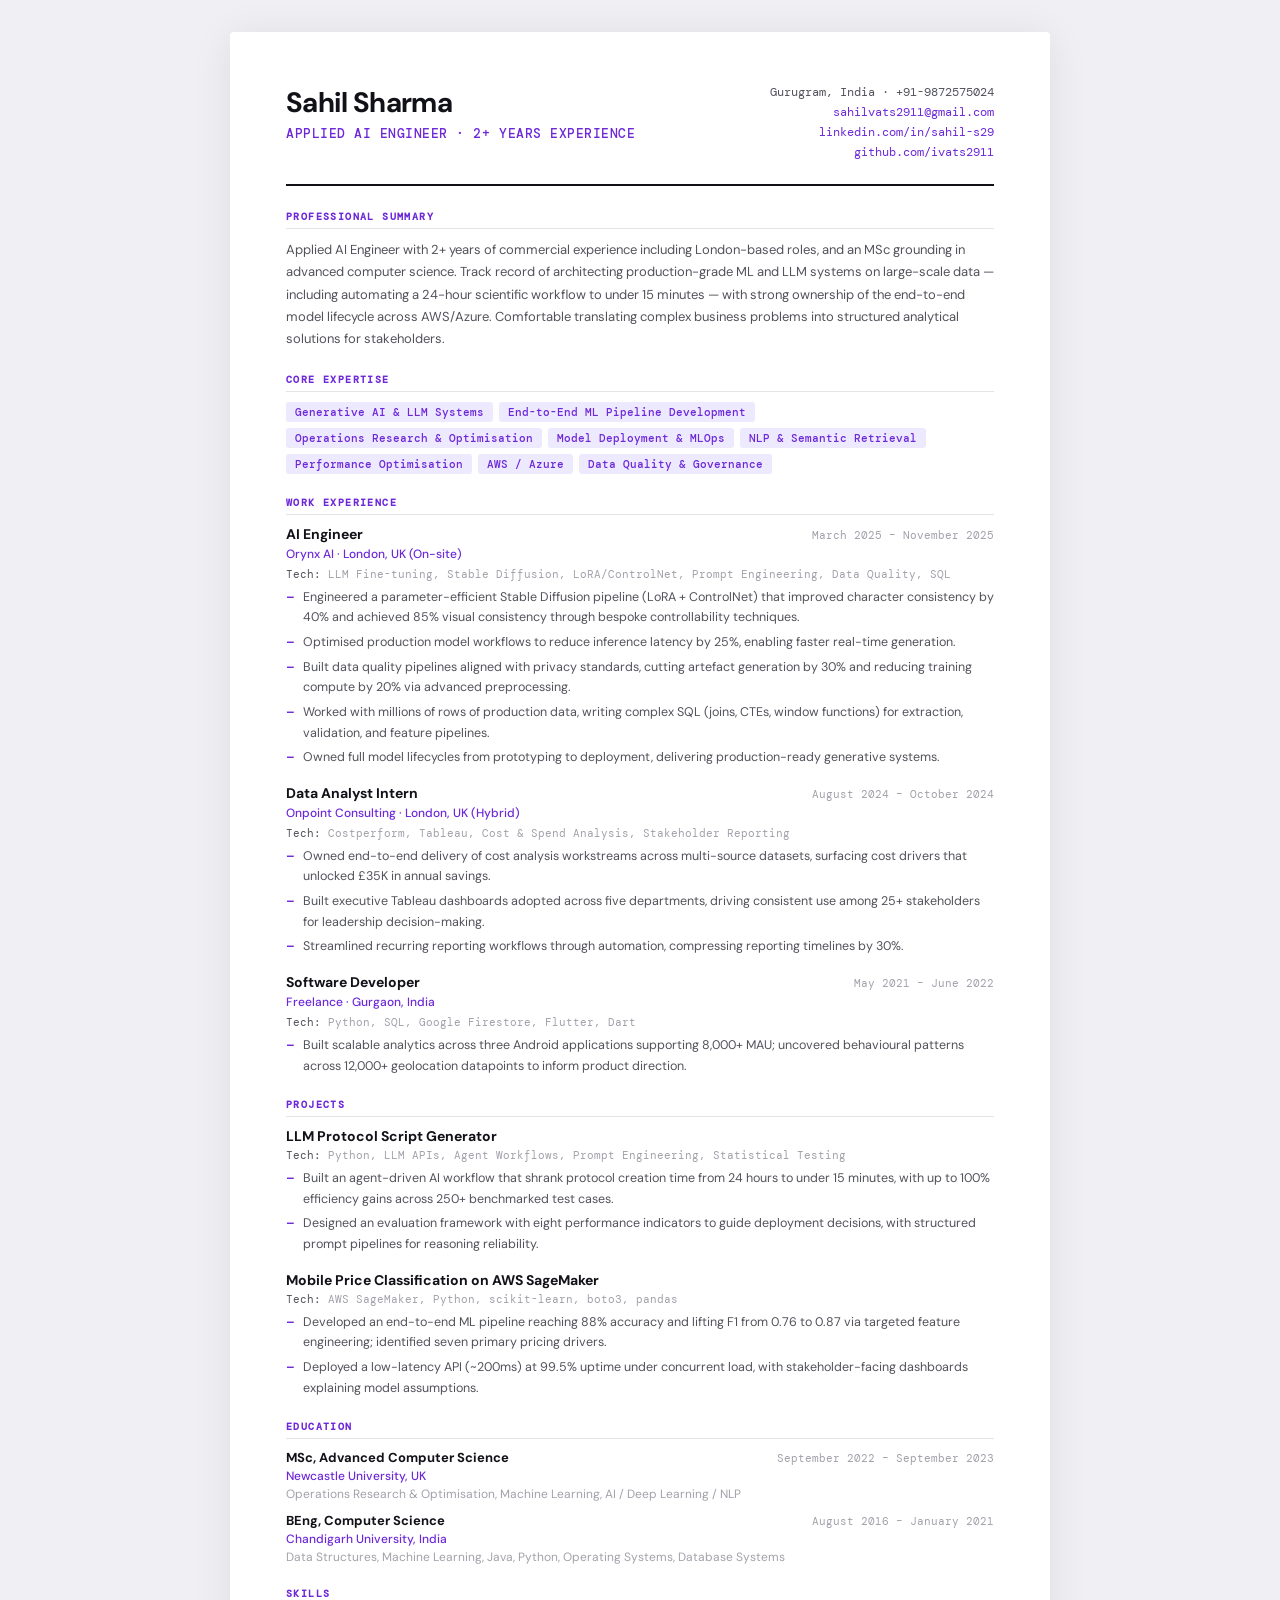
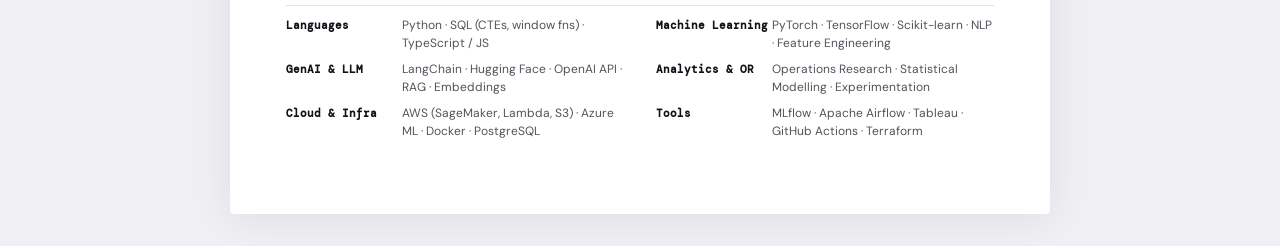
<file: cv.html>
<!DOCTYPE html>
<html lang="en">
<head>
  <meta charset="UTF-8" />
  <meta name="viewport" content="width=device-width, initial-scale=1.0" />
  <title>Sahil Sharma — CV</title>
  <link rel="preconnect" href="https://fonts.googleapis.com" />
  <link href="https://fonts.googleapis.com/css2?family=DM+Sans:opsz,wght@9..40,300;9..40,400;9..40,500;9..40,600;9..40,700&family=DM+Mono:wght@400;500&display=swap" rel="stylesheet" />
  <style>
    *, *::before, *::after { box-sizing: border-box; margin: 0; padding: 0; }

    :root {
      --purple: #6d28d9;
      --purple-light: #ede9fe;
      --text: #111118;
      --muted: #52525b;
      --dim: #a1a1aa;
      --border: #e4e4e7;
      --bg: #ffffff;
      --bg2: #fafafa;
    }

    body {
      font-family: 'DM Sans', sans-serif;
      background: #f0eff4;
      color: var(--text);
      -webkit-font-smoothing: antialiased;
      padding: 32px 16px;
    }

    .page {
      background: var(--bg);
      max-width: 820px;
      margin: 0 auto;
      padding: 52px 56px;
      box-shadow: 0 4px 40px rgba(0,0,0,0.08);
      border-radius: 4px;
    }

    /* ── Header ── */
    .header {
      display: flex;
      justify-content: space-between;
      align-items: flex-start;
      gap: 24px;
      padding-bottom: 24px;
      border-bottom: 2px solid var(--text);
      margin-bottom: 24px;
    }
    .header-left h1 {
      font-size: 28px;
      font-weight: 700;
      letter-spacing: -0.02em;
      color: var(--text);
      margin-bottom: 4px;
    }
    .header-left .title {
      font-size: 13px;
      font-weight: 500;
      color: var(--purple);
      letter-spacing: 0.04em;
      text-transform: uppercase;
      font-family: 'DM Mono', monospace;
    }
    .header-right {
      display: flex;
      flex-direction: column;
      align-items: flex-end;
      gap: 4px;
    }
    .contact-item {
      font-size: 12px;
      color: var(--muted);
      font-family: 'DM Mono', monospace;
      display: flex;
      align-items: center;
      gap: 5px;
    }
    .contact-item a {
      color: var(--purple);
      text-decoration: none;
    }

    /* ── Sections ── */
    .section {
      margin-bottom: 22px;
    }
    .section-title {
      font-size: 10px;
      font-weight: 700;
      letter-spacing: 0.14em;
      text-transform: uppercase;
      color: var(--purple);
      margin-bottom: 10px;
      font-family: 'DM Mono', monospace;
      padding-bottom: 5px;
      border-bottom: 1px solid var(--border);
    }

    /* ── Summary ── */
    .summary p {
      font-size: 13px;
      line-height: 1.72;
      color: var(--muted);
    }

    /* ── Expertise chips ── */
    .expertise {
      display: flex;
      flex-wrap: wrap;
      gap: 6px;
    }
    .chip {
      font-size: 11px;
      font-family: 'DM Mono', monospace;
      padding: 3px 9px;
      border-radius: 3px;
      background: var(--purple-light);
      color: var(--purple);
      font-weight: 500;
    }

    /* ── Experience & Projects ── */
    .entry {
      margin-bottom: 16px;
    }
    .entry:last-child { margin-bottom: 0; }

    .entry-header {
      display: flex;
      justify-content: space-between;
      align-items: baseline;
      gap: 12px;
      margin-bottom: 3px;
      flex-wrap: wrap;
    }
    .entry-role {
      font-size: 14px;
      font-weight: 700;
      color: var(--text);
    }
    .entry-period {
      font-size: 11px;
      font-family: 'DM Mono', monospace;
      color: var(--dim);
      white-space: nowrap;
    }
    .entry-company {
      font-size: 12px;
      font-weight: 500;
      color: var(--purple);
      margin-bottom: 5px;
    }
    .entry-tech {
      font-size: 11px;
      font-family: 'DM Mono', monospace;
      color: var(--dim);
      margin-bottom: 6px;
    }
    .entry-tech span {
      color: var(--muted);
    }
    ul.bullets {
      list-style: none;
      display: flex;
      flex-direction: column;
      gap: 4px;
    }
    ul.bullets li {
      font-size: 12.5px;
      line-height: 1.65;
      color: var(--muted);
      display: flex;
      gap: 8px;
      align-items: flex-start;
    }
    ul.bullets li::before {
      content: '–';
      color: var(--purple);
      flex-shrink: 0;
      margin-top: 0;
      font-weight: 700;
    }

    /* ── Education ── */
    .edu-entry {
      display: flex;
      justify-content: space-between;
      align-items: baseline;
      gap: 16px;
      flex-wrap: wrap;
    }
    .edu-degree {
      font-size: 13px;
      font-weight: 700;
      color: var(--text);
    }
    .edu-school {
      font-size: 12px;
      color: var(--purple);
      font-weight: 500;
      margin-top: 2px;
    }
    .edu-detail {
      font-size: 12px;
      color: var(--dim);
      margin-top: 2px;
    }

    /* ── Skills ── */
    .skills-grid {
      display: grid;
      grid-template-columns: 1fr 1fr;
      gap: 8px 32px;
    }
    .skill-row {
      display: flex;
      gap: 6px;
      align-items: baseline;
    }
    .skill-label {
      font-size: 11px;
      font-family: 'DM Mono', monospace;
      color: var(--text);
      font-weight: 600;
      white-space: nowrap;
      min-width: 110px;
    }
    .skill-val {
      font-size: 12px;
      color: var(--muted);
      line-height: 1.5;
    }

    /* ── Print ── */
    @media print {
      body { background: white; padding: 0; }
      .page { box-shadow: none; border-radius: 0; padding: 36px 44px; max-width: 100%; }
    }

    @page {
      size: A4;
      margin: 0;
    }
  </style>
</head>
<body>
<div class="page">

  <!-- HEADER -->
  <div class="header">
    <div class="header-left">
      <h1>Sahil Sharma</h1>
      <div class="title">Applied AI Engineer · 2+ Years Experience</div>
    </div>
    <div class="header-right">
      <div class="contact-item">Gurugram, India · +91-9872575024</div>
      <div class="contact-item"><a href="mailto:sahilvats2911@gmail.com">sahilvats2911@gmail.com</a></div>
      <div class="contact-item"><a href="https://www.linkedin.com/in/sahil-s29/" target="_blank">linkedin.com/in/sahil-s29</a></div>
      <div class="contact-item"><a href="https://github.com/ivats2911" target="_blank">github.com/ivats2911</a></div>
    </div>
  </div>

  <!-- SUMMARY -->
  <div class="section summary">
    <div class="section-title">Professional Summary</div>
    <p>Applied AI Engineer with 2+ years of commercial experience including London-based roles, and an MSc grounding in advanced computer science. Track record of architecting production-grade ML and LLM systems on large-scale data — including automating a 24-hour scientific workflow to under 15 minutes — with strong ownership of the end-to-end model lifecycle across AWS/Azure. Comfortable translating complex business problems into structured analytical solutions for stakeholders.</p>
  </div>

  <!-- CORE EXPERTISE -->
  <div class="section">
    <div class="section-title">Core Expertise</div>
    <div class="expertise">
      <span class="chip">Generative AI & LLM Systems</span>
      <span class="chip">End-to-End ML Pipeline Development</span>
      <span class="chip">Operations Research & Optimisation</span>
      <span class="chip">Model Deployment & MLOps</span>
      <span class="chip">NLP & Semantic Retrieval</span>
      <span class="chip">Performance Optimisation</span>
      <span class="chip">AWS / Azure</span>
      <span class="chip">Data Quality & Governance</span>
    </div>
  </div>

  <!-- EXPERIENCE -->
  <div class="section">
    <div class="section-title">Work Experience</div>

    <div class="entry">
      <div class="entry-header">
        <span class="entry-role">AI Engineer</span>
        <span class="entry-period">March 2025 – November 2025</span>
      </div>
      <div class="entry-company">Orynx AI · London, UK (On-site)</div>
      <div class="entry-tech"><span>Tech:</span> LLM Fine-tuning, Stable Diffusion, LoRA/ControlNet, Prompt Engineering, Data Quality, SQL</div>
      <ul class="bullets">
        <li>Engineered a parameter-efficient Stable Diffusion pipeline (LoRA + ControlNet) that improved character consistency by 40% and achieved 85% visual consistency through bespoke controllability techniques.</li>
        <li>Optimised production model workflows to reduce inference latency by 25%, enabling faster real-time generation.</li>
        <li>Built data quality pipelines aligned with privacy standards, cutting artefact generation by 30% and reducing training compute by 20% via advanced preprocessing.</li>
        <li>Worked with millions of rows of production data, writing complex SQL (joins, CTEs, window functions) for extraction, validation, and feature pipelines.</li>
        <li>Owned full model lifecycles from prototyping to deployment, delivering production-ready generative systems.</li>
      </ul>
    </div>

    <div class="entry">
      <div class="entry-header">
        <span class="entry-role">Data Analyst Intern</span>
        <span class="entry-period">August 2024 – October 2024</span>
      </div>
      <div class="entry-company">Onpoint Consulting · London, UK (Hybrid)</div>
      <div class="entry-tech"><span>Tech:</span> Costperform, Tableau, Cost & Spend Analysis, Stakeholder Reporting</div>
      <ul class="bullets">
        <li>Owned end-to-end delivery of cost analysis workstreams across multi-source datasets, surfacing cost drivers that unlocked £35K in annual savings.</li>
        <li>Built executive Tableau dashboards adopted across five departments, driving consistent use among 25+ stakeholders for leadership decision-making.</li>
        <li>Streamlined recurring reporting workflows through automation, compressing reporting timelines by 30%.</li>
      </ul>
    </div>

    <div class="entry">
      <div class="entry-header">
        <span class="entry-role">Software Developer</span>
        <span class="entry-period">May 2021 – June 2022</span>
      </div>
      <div class="entry-company">Freelance · Gurgaon, India</div>
      <div class="entry-tech"><span>Tech:</span> Python, SQL, Google Firestore, Flutter, Dart</div>
      <ul class="bullets">
        <li>Built scalable analytics across three Android applications supporting 8,000+ MAU; uncovered behavioural patterns across 12,000+ geolocation datapoints to inform product direction.</li>
      </ul>
    </div>
  </div>

  <!-- PROJECTS -->
  <div class="section">
    <div class="section-title">Projects</div>

    <div class="entry">
      <div class="entry-header">
        <span class="entry-role">LLM Protocol Script Generator</span>
      </div>
      <div class="entry-tech"><span>Tech:</span> Python, LLM APIs, Agent Workflows, Prompt Engineering, Statistical Testing</div>
      <ul class="bullets">
        <li>Built an agent-driven AI workflow that shrank protocol creation time from 24 hours to under 15 minutes, with up to 100% efficiency gains across 250+ benchmarked test cases.</li>
        <li>Designed an evaluation framework with eight performance indicators to guide deployment decisions, with structured prompt pipelines for reasoning reliability.</li>
      </ul>
    </div>

    <div class="entry">
      <div class="entry-header">
        <span class="entry-role">Mobile Price Classification on AWS SageMaker</span>
      </div>
      <div class="entry-tech"><span>Tech:</span> AWS SageMaker, Python, scikit-learn, boto3, pandas</div>
      <ul class="bullets">
        <li>Developed an end-to-end ML pipeline reaching 88% accuracy and lifting F1 from 0.76 to 0.87 via targeted feature engineering; identified seven primary pricing drivers.</li>
        <li>Deployed a low-latency API (~200ms) at 99.5% uptime under concurrent load, with stakeholder-facing dashboards explaining model assumptions.</li>
      </ul>
    </div>
  </div>

  <!-- EDUCATION -->
  <div class="section">
    <div class="section-title">Education</div>
    <div style="display: flex; flex-direction: column; gap: 10px;">
      <div>
        <div class="edu-entry">
          <div>
            <div class="edu-degree">MSc, Advanced Computer Science</div>
            <div class="edu-school">Newcastle University, UK</div>
          </div>
          <span class="entry-period">September 2022 – September 2023</span>
        </div>
        <div class="edu-detail">Operations Research & Optimisation, Machine Learning, AI / Deep Learning / NLP</div>
      </div>
      <div>
        <div class="edu-entry">
          <div>
            <div class="edu-degree">BEng, Computer Science</div>
            <div class="edu-school">Chandigarh University, India</div>
          </div>
          <span class="entry-period">August 2016 – January 2021</span>
        </div>
        <div class="edu-detail">Data Structures, Machine Learning, Java, Python, Operating Systems, Database Systems</div>
      </div>
    </div>
  </div>

  <!-- SKILLS -->
  <div class="section">
    <div class="section-title">Skills</div>
    <div class="skills-grid">
      <div class="skill-row">
        <span class="skill-label">Languages</span>
        <span class="skill-val">Python · SQL (CTEs, window fns) · TypeScript / JS</span>
      </div>
      <div class="skill-row">
        <span class="skill-label">Machine Learning</span>
        <span class="skill-val">PyTorch · TensorFlow · Scikit-learn · NLP · Feature Engineering</span>
      </div>
      <div class="skill-row">
        <span class="skill-label">GenAI & LLM</span>
        <span class="skill-val">LangChain · Hugging Face · OpenAI API · RAG · Embeddings</span>
      </div>
      <div class="skill-row">
        <span class="skill-label">Analytics & OR</span>
        <span class="skill-val">Operations Research · Statistical Modelling · Experimentation</span>
      </div>
      <div class="skill-row">
        <span class="skill-label">Cloud & Infra</span>
        <span class="skill-val">AWS (SageMaker, Lambda, S3) · Azure ML · Docker · PostgreSQL</span>
      </div>
      <div class="skill-row">
        <span class="skill-label">Tools</span>
        <span class="skill-val">MLflow · Apache Airflow · Tableau · GitHub Actions · Terraform</span>
      </div>
    </div>
  </div>

</div>
</body>
</html>
</file>
